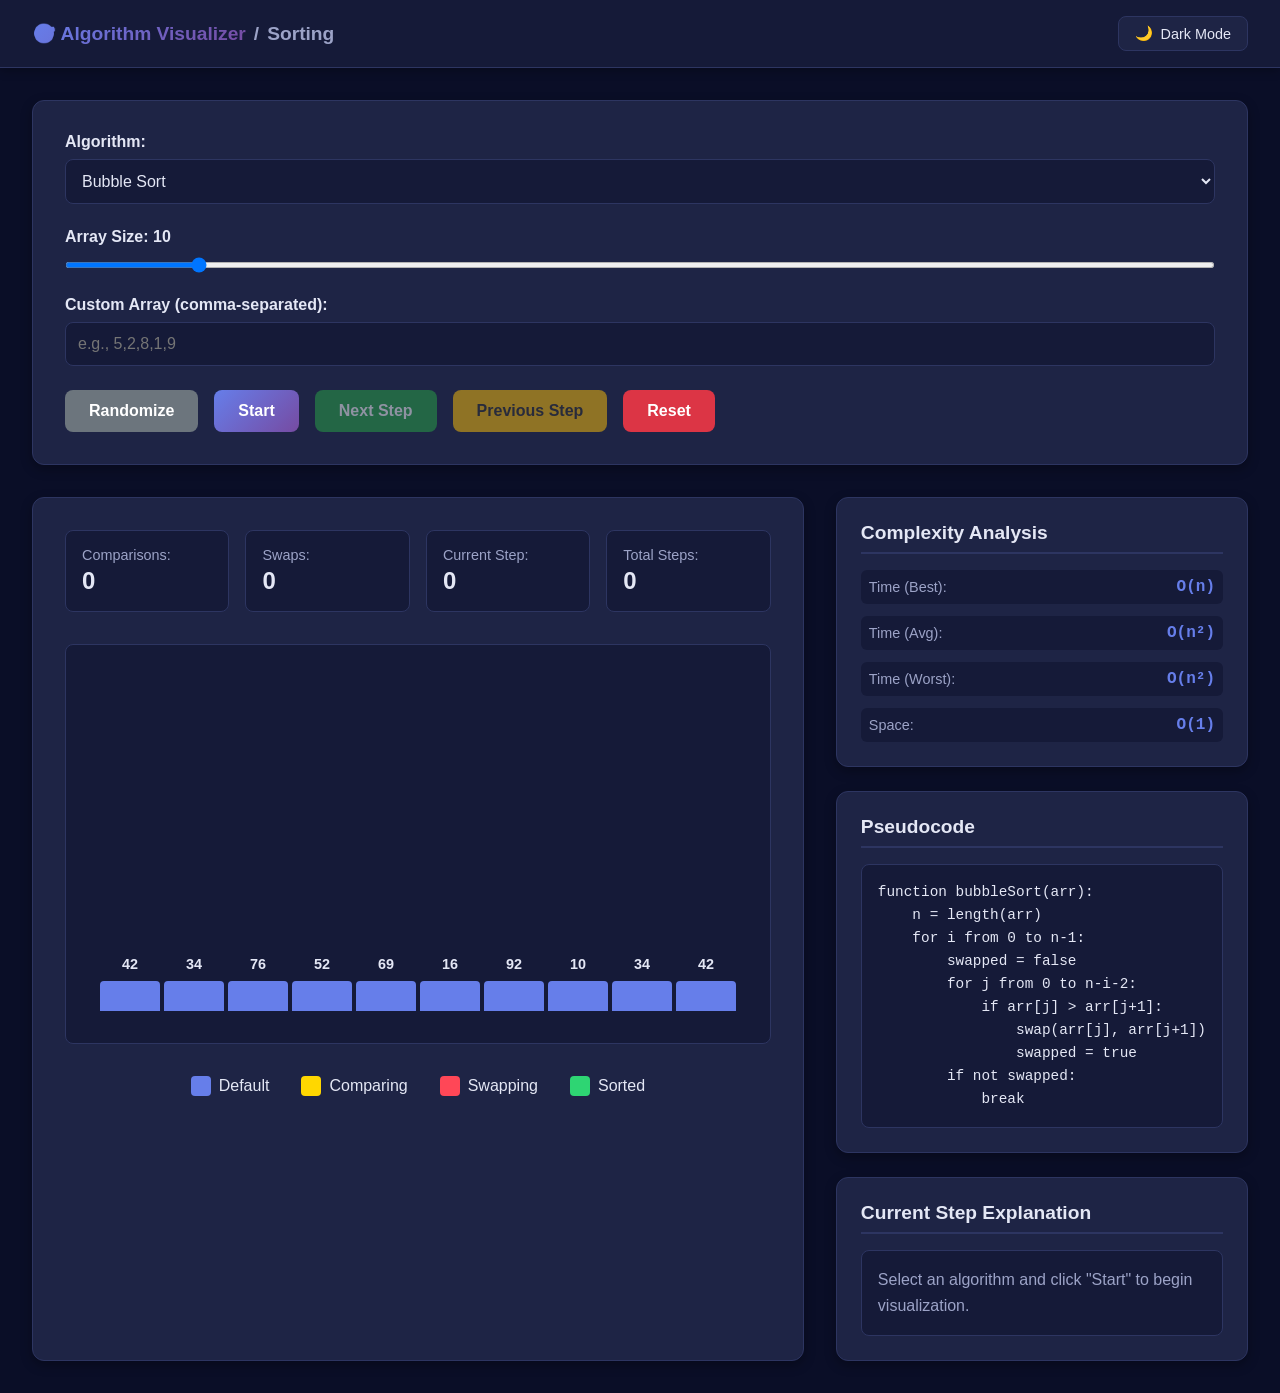
<file: index.html>
<!DOCTYPE html>
<html lang="en">
<head>
    <meta charset="UTF-8">
    <meta name="viewport" content="width=device-width, initial-scale=1.0">
    <title>Sorting Algorithm Visualizer</title>
    <link rel="stylesheet" href="style.css">
</head>
<body>
    <header>
        <div class="header-content">
            <div class="logo">
                <a href="../index.html">🎯 Algorithm Visualizer</a>
                <span class="separator">/</span>
                <span class="current">Sorting</span>
            </div>
            <button class="theme-toggle" id="themeToggle">
                <span id="themeIcon">🌙</span>
                <span id="themeText">Dark Mode</span>
            </button>
        </div>
    </header>

    <main>
        <div class="container">
            <!-- Control Panel -->
            <div class="control-panel">
                <div class="control-group">
                    <label for="algorithmSelect">Algorithm:</label>
                    <select id="algorithmSelect">
                        <option value="bubble">Bubble Sort</option>
                        <option value="selection">Selection Sort</option>
                        <option value="insertion">Insertion Sort</option>
                        <option value="merge">Merge Sort</option>
                        <option value="quick">Quick Sort</option>
                        <option value="heap">Heap Sort</option>
                        <option value="counting">Counting Sort</option>
                        <option value="radix">Radix Sort</option>
                    </select>
                </div>

                <div class="control-group">
                    <label for="arraySize">Array Size: <span id="arraySizeValue">10</span></label>
                    <input type="range" id="arraySize" min="5" max="50" value="10">
                </div>

                <div class="control-group">
                    <label for="customArray">Custom Array (comma-separated):</label>
                    <input type="text" id="customArray" placeholder="e.g., 5,2,8,1,9">
                </div>

                <div class="button-group">
                    <button id="randomizeBtn" class="btn btn-secondary">Randomize</button>
                    <button id="startBtn" class="btn btn-primary">Start</button>
                    <button id="nextStepBtn" class="btn btn-success" disabled>Next Step</button>
                    <button id="prevStepBtn" class="btn btn-warning" disabled>Previous Step</button>
                    <button id="resetBtn" class="btn btn-danger">Reset</button>
                </div>
            </div>

            <!-- Main Content Grid -->
            <div class="main-grid">
                <!-- Visualization Area -->
                <div class="visualization-area">
                    <div class="stats-bar">
                        <div class="stat-item">
                            <span class="stat-label">Comparisons:</span>
                            <span id="comparisons" class="stat-value">0</span>
                        </div>
                        <div class="stat-item">
                            <span class="stat-label">Swaps:</span>
                            <span id="swaps" class="stat-value">0</span>
                        </div>
                        <div class="stat-item">
                            <span class="stat-label">Current Step:</span>
                            <span id="currentStep" class="stat-value">0</span>
                        </div>
                        <div class="stat-item">
                            <span class="stat-label">Total Steps:</span>
                            <span id="totalSteps" class="stat-value">0</span>
                        </div>
                    </div>

                    <div id="arrayContainer" class="array-container"></div>

                    <div class="legend">
                        <div class="legend-item">
                            <div class="legend-box default"></div>
                            <span>Default</span>
                        </div>
                        <div class="legend-item">
                            <div class="legend-box comparing"></div>
                            <span>Comparing</span>
                        </div>
                        <div class="legend-item">
                            <div class="legend-box swapping"></div>
                            <span>Swapping</span>
                        </div>
                        <div class="legend-item">
                            <div class="legend-box sorted"></div>
                            <span>Sorted</span>
                        </div>
                    </div>
                </div>

                <!-- Info Panel -->
                <div class="info-panel">
                    <!-- Complexity Info -->
                    <div class="info-card">
                        <h3>Complexity Analysis</h3>
                        <div class="complexity-grid">
                            <div class="complexity-item">
                                <span class="complexity-label">Time (Best):</span>
                                <span id="timeBest" class="complexity-value">-</span>
                            </div>
                            <div class="complexity-item">
                                <span class="complexity-label">Time (Avg):</span>
                                <span id="timeAvg" class="complexity-value">-</span>
                            </div>
                            <div class="complexity-item">
                                <span class="complexity-label">Time (Worst):</span>
                                <span id="timeWorst" class="complexity-value">-</span>
                            </div>
                            <div class="complexity-item">
                                <span class="complexity-label">Space:</span>
                                <span id="space" class="complexity-value">-</span>
                            </div>
                        </div>
                    </div>

                    <!-- Pseudocode -->
                    <div class="info-card">
                        <h3>Pseudocode</h3>
                        <pre id="pseudocode" class="pseudocode"></pre>
                    </div>

                    <!-- Step Explanation -->
                    <div class="info-card">
                        <h3>Current Step Explanation</h3>
                        <div id="explanation" class="explanation">
                            Select an algorithm and click "Start" to begin visualization.
                        </div>
                    </div>
                </div>
            </div>
        </div>
    </main>

    <script src="script.js"></script>
</body>
</html>
</file>
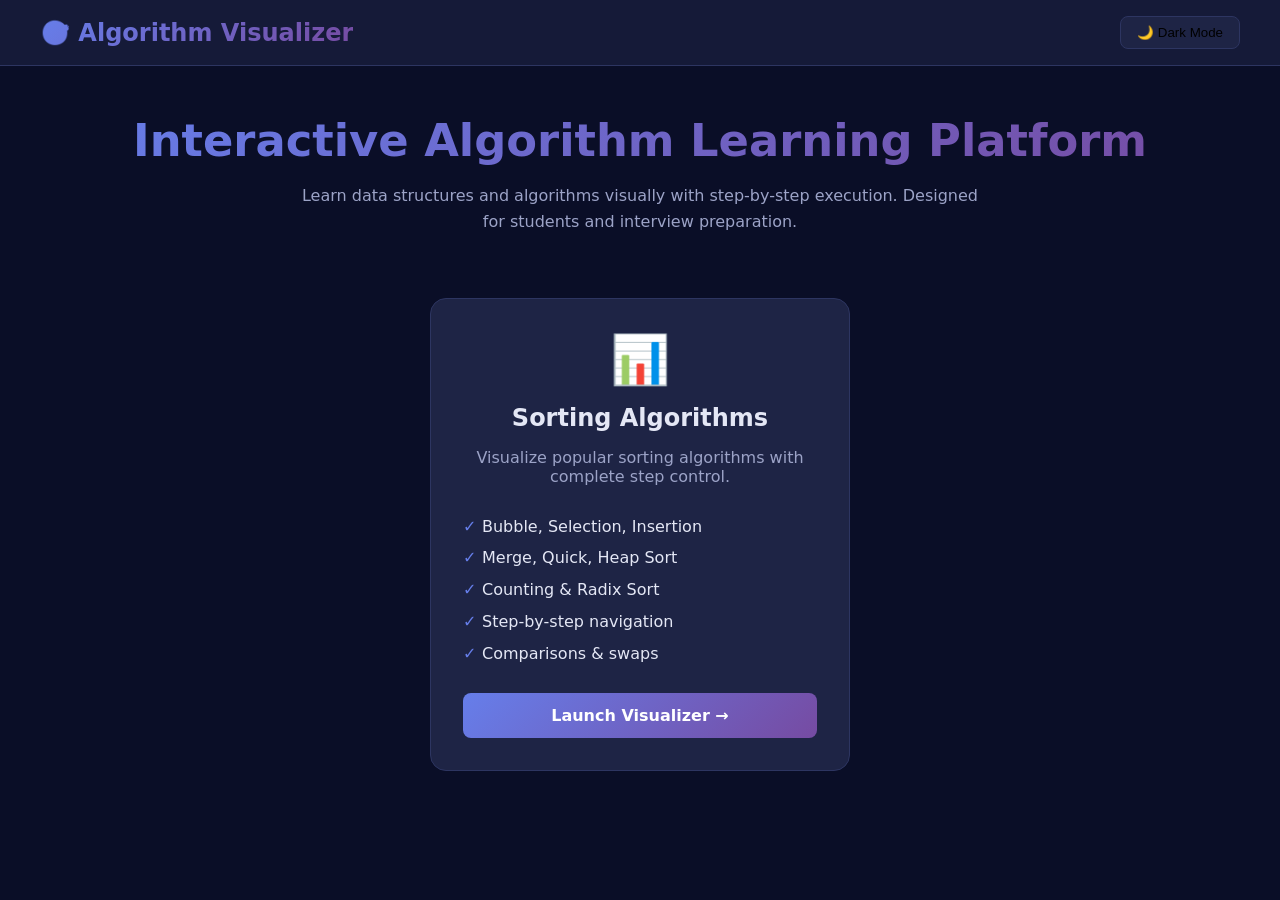
<file: home.html>
<!DOCTYPE html>
<html lang="en">
<head>
    <meta charset="UTF-8">
    <meta name="viewport" content="width=device-width, initial-scale=1.0">
    <title>Algorithm Visualizer - Interactive Learning Platform</title>

    <style>
        :root {
            --bg-primary: #0a0e27;
            --bg-secondary: #151a38;
            --bg-card: #1e2445;
            --text-primary: #e4e7f5;
            --text-secondary: #9ca3c7;
            --accent-primary: #667eea;
            --accent-secondary: #764ba2;
            --border-color: #2d3561;
            --shadow: rgba(0, 0, 0, 0.3);
        }

        [data-theme="light"] {
            --bg-primary: #f5f7fa;
            --bg-secondary: #ffffff;
            --bg-card: #ffffff;
            --text-primary: #1a202c;
            --text-secondary: #4a5568;
            --border-color: #e2e8f0;
            --shadow: rgba(0, 0, 0, 0.1);
        }

        * {
            margin: 0;
            padding: 0;
            box-sizing: border-box;
        }

        body {
            font-family: system-ui, sans-serif;
            background: var(--bg-primary);
            color: var(--text-primary);
            min-height: 100vh;
        }

        /* HEADER */
        header {
            background: var(--bg-secondary);
            border-bottom: 1px solid var(--border-color);
            padding: 1rem 2rem;
            position: sticky;
            top: 0;
        }

        .header-content {
            max-width: 1200px;
            margin: auto;
            display: flex;
            justify-content: space-between;
            align-items: center;
        }

        .logo {
            font-size: 1.5rem;
            font-weight: 700;
            background: linear-gradient(135deg, var(--accent-primary), var(--accent-secondary));
            -webkit-background-clip: text;
            -webkit-text-fill-color: transparent;
        }

        .theme-toggle {
            background: var(--bg-card);
            border: 1px solid var(--border-color);
            padding: 0.5rem 1rem;
            border-radius: 8px;
            cursor: pointer;
        }

        /* MAIN */
        main {
            max-width: 1200px;
            margin: auto;
            padding: 3rem 1rem;
        }

        .hero {
            text-align: center;
            margin-bottom: 4rem;
        }

        .hero h1 {
            font-size: 2.8rem;
            margin-bottom: 1rem;
            background: linear-gradient(135deg, var(--accent-primary), var(--accent-secondary));
            -webkit-background-clip: text;
            -webkit-text-fill-color: transparent;
        }

        .hero p {
            color: var(--text-secondary);
            max-width: 700px;
            margin: auto;
            line-height: 1.6;
        }

        /* CARD SECTION */
        .visualizers-grid {
            display: flex;
            justify-content: center;
            margin-top: 3rem;
        }

        .visualizer-card {
            background: var(--bg-card);
            border: 1px solid var(--border-color);
            border-radius: 16px;
            padding: 2rem;
            max-width: 420px;
            width: 100%;
            transition: 0.3s;
        }

        .visualizer-card:hover {
            transform: translateY(-8px);
            box-shadow: 0 12px 24px var(--shadow);
        }

        .card-icon {
            font-size: 3rem;
            margin-bottom: 1rem;
            text-align: center;
        }

        .card-title {
            text-align: center;
            font-size: 1.5rem;
            margin-bottom: 1rem;
        }

        .card-description {
            color: var(--text-secondary);
            text-align: center;
            margin-bottom: 1.5rem;
        }

        .card-features {
            list-style: none;
            margin-bottom: 1.5rem;
        }

        .card-features li {
            padding: 0.4rem 0;
        }

        .card-features li::before {
            content: "✓ ";
            color: var(--accent-primary);
            font-weight: bold;
        }

        .card-button {
            display: block;
            text-align: center;
            background: linear-gradient(135deg, var(--accent-primary), var(--accent-secondary));
            color: #fff;
            padding: 0.8rem;
            border-radius: 8px;
            text-decoration: none;
            font-weight: 600;
        }
    </style>
</head>

<body>
<header>
    <div class="header-content">
        <div class="logo">🎯 Algorithm Visualizer</div>
        <button class="theme-toggle" id="themeToggle">
            <span id="themeIcon">🌙</span>
            <span id="themeText">Dark Mode</span>
        </button>
    </div>
</header>

<main>
    <section class="hero">
        <h1>Interactive Algorithm Learning Platform</h1>
        <p>
            Learn data structures and algorithms visually with step-by-step execution.
            Designed for students and interview preparation.
        </p>
    </section>

    <section class="visualizers-grid">
        <div class="visualizer-card">
            <div class="card-icon">📊</div>
            <h2 class="card-title">Sorting Algorithms</h2>
            <p class="card-description">
                Visualize popular sorting algorithms with complete step control.
            </p>

            <ul class="card-features">
                <li>Bubble, Selection, Insertion</li>
                <li>Merge, Quick, Heap Sort</li>
                <li>Counting & Radix Sort</li>
                <li>Step-by-step navigation</li>
                <li>Comparisons & swaps</li>
            </ul>

            <a href="sorting/index.html" class="card-button">Launch Visualizer →</a>
        </div>
    </section>

<script>
    const html = document.documentElement;
    const themeToggle = document.getElementById('themeToggle');
    const themeIcon = document.getElementById('themeIcon');
    const themeText = document.getElementById('themeText');

    const currentTheme = localStorage.getItem('theme') || 'dark';
    html.setAttribute('data-theme', currentTheme);
    updateTheme(currentTheme);

    themeToggle.onclick = () => {
        const newTheme = html.getAttribute('data-theme') === 'dark' ? 'light' : 'dark';
        html.setAttribute('data-theme', newTheme);
        localStorage.setItem('theme', newTheme);
        updateTheme(newTheme);
    };

    function updateTheme(theme) {
        themeIcon.textContent = theme === 'dark' ? '🌙' : '☀️';
        themeText.textContent = theme === 'dark' ? 'Dark Mode' : 'Light Mode';
    }
</script>
</body>
</html>
</file>
<file: style.css>
/* CSS Variables for Theme */
:root {
    --bg-primary: #0a0e27;
    --bg-secondary: #151a38;
    --bg-card: #1e2445;
    --text-primary: #e4e7f5;
    --text-secondary: #9ca3c7;
    --accent-primary: #667eea;
    --accent-secondary: #764ba2;
    --border-color: #2d3561;
    --shadow: rgba(0, 0, 0, 0.3);
    
    /* Colors for sorting visualization */
    --color-default: #667eea;
    --color-comparing: #ffd700;
    --color-swapping: #ff4757;
    --color-sorted: #2ed573;
}

[data-theme="light"] {
    --bg-primary: #f5f7fa;
    --bg-secondary: #ffffff;
    --bg-card: #ffffff;
    --text-primary: #1a202c;
    --text-secondary: #4a5568;
    --accent-primary: #667eea;
    --accent-secondary: #764ba2;
    --border-color: #e2e8f0;
    --shadow: rgba(0, 0, 0, 0.1);
    
    --color-default: #667eea;
    --color-comparing: #f59e0b;
    --color-swapping: #ef4444;
    --color-sorted: #10b981;
}

* {
    margin: 0;
    padding: 0;
    box-sizing: border-box;
}

body {
    font-family: -apple-system, BlinkMacSystemFont, 'Segoe UI', Roboto, Oxygen, Ubuntu, Cantarell, sans-serif;
    background: var(--bg-primary);
    color: var(--text-primary);
    min-height: 100vh;
    transition: background-color 0.3s ease, color 0.3s ease;
}

/* Header */
header {
    background: var(--bg-secondary);
    border-bottom: 1px solid var(--border-color);
    padding: 1rem 2rem;
    box-shadow: 0 2px 10px var(--shadow);
    position: sticky;
    top: 0;
    z-index: 100;
}

.header-content {
    max-width: 1600px;
    margin: 0 auto;
    display: flex;
    justify-content: space-between;
    align-items: center;
}

.logo {
    font-size: 1.2rem;
    font-weight: 600;
    display: flex;
    align-items: center;
    gap: 0.5rem;
}

.logo a {
    color: var(--text-primary);
    text-decoration: none;
    background: linear-gradient(135deg, var(--accent-primary), var(--accent-secondary));
    -webkit-background-clip: text;
    -webkit-text-fill-color: transparent;
    background-clip: text;
}

.separator {
    color: var(--text-secondary);
}

.current {
    color: var(--text-secondary);
}

.theme-toggle {
    background: var(--bg-card);
    border: 1px solid var(--border-color);
    color: var(--text-primary);
    padding: 0.5rem 1rem;
    border-radius: 8px;
    cursor: pointer;
    font-size: 0.9rem;
    transition: all 0.3s ease;
    display: flex;
    align-items: center;
    gap: 0.5rem;
}

.theme-toggle:hover {
    transform: translateY(-2px);
    box-shadow: 0 4px 12px var(--shadow);
}

/* Main Container */
main {
    max-width: 1600px;
    margin: 0 auto;
    padding: 2rem;
}

.container {
    display: flex;
    flex-direction: column;
    gap: 2rem;
}

/* Control Panel */
.control-panel {
    background: var(--bg-card);
    border: 1px solid var(--border-color);
    border-radius: 12px;
    padding: 2rem;
    box-shadow: 0 4px 12px var(--shadow);
}

.control-group {
    margin-bottom: 1.5rem;
}

.control-group label {
    display: block;
    margin-bottom: 0.5rem;
    font-weight: 600;
    color: var(--text-primary);
}

.control-group select,
.control-group input[type="text"] {
    width: 100%;
    padding: 0.75rem;
    background: var(--bg-secondary);
    border: 1px solid var(--border-color);
    border-radius: 8px;
    color: var(--text-primary);
    font-size: 1rem;
    transition: all 0.3s ease;
}

.control-group input[type="range"] {
    width: 100%;
    height: 6px;
    background: var(--bg-secondary);
    border-radius: 3px;
    outline: none;
}

.control-group input[type="range"]::-webkit-slider-thumb {
    -webkit-appearance: none;
    appearance: none;
    width: 20px;
    height: 20px;
    background: linear-gradient(135deg, var(--accent-primary), var(--accent-secondary));
    cursor: pointer;
    border-radius: 50%;
}

.control-group input[type="range"]::-moz-range-thumb {
    width: 20px;
    height: 20px;
    background: linear-gradient(135deg, var(--accent-primary), var(--accent-secondary));
    cursor: pointer;
    border-radius: 50%;
    border: none;
}

/* Button Group */
.button-group {
    display: flex;
    gap: 1rem;
    flex-wrap: wrap;
}

.btn {
    padding: 0.75rem 1.5rem;
    border: none;
    border-radius: 8px;
    font-size: 1rem;
    font-weight: 600;
    cursor: pointer;
    transition: all 0.3s ease;
    color: white;
}

.btn:hover:not(:disabled) {
    transform: translateY(-2px);
    box-shadow: 0 4px 12px var(--shadow);
}

.btn:disabled {
    opacity: 0.5;
    cursor: not-allowed;
}

.btn-primary {
    background: linear-gradient(135deg, var(--accent-primary), var(--accent-secondary));
}

.btn-secondary {
    background: #6c757d;
}

.btn-success {
    background: #28a745;
}

.btn-warning {
    background: #ffc107;
    color: #333;
}

.btn-danger {
    background: #dc3545;
}

/* Main Grid */
.main-grid {
    display: grid;
    grid-template-columns: 2fr 1fr;
    gap: 2rem;
}

/* Visualization Area */
.visualization-area {
    background: var(--bg-card);
    border: 1px solid var(--border-color);
    border-radius: 12px;
    padding: 2rem;
    box-shadow: 0 4px 12px var(--shadow);
}

.stats-bar {
    display: grid;
    grid-template-columns: repeat(auto-fit, minmax(150px, 1fr));
    gap: 1rem;
    margin-bottom: 2rem;
}

.stat-item {
    background: var(--bg-secondary);
    padding: 1rem;
    border-radius: 8px;
    border: 1px solid var(--border-color);
}

.stat-label {
    display: block;
    color: var(--text-secondary);
    font-size: 0.9rem;
    margin-bottom: 0.25rem;
}

.stat-value {
    display: block;
    color: var(--text-primary);
    font-size: 1.5rem;
    font-weight: 700;
}

/* Array Container */
.array-container {
    min-height: 400px;
    display: flex;
    align-items: flex-end;
    justify-content: center;
    gap: 4px;
    padding: 2rem 1rem;
    background: var(--bg-secondary);
    border-radius: 8px;
    border: 1px solid var(--border-color);
}

.array-bar {
    flex: 1;
    max-width: 60px;
    background: var(--color-default);
    border-radius: 4px 4px 0 0;
    position: relative;
    transition: all 0.3s ease;
    display: flex;
    align-items: flex-end;
    justify-content: center;
}

.array-bar.comparing {
    background: var(--color-comparing);
    transform: translateY(-10px);
}

.array-bar.swapping {
    background: var(--color-swapping);
    transform: scale(1.1);
}

.array-bar.sorted {
    background: var(--color-sorted);
}

.bar-value {
    position: absolute;
    top: -25px;
    font-size: 0.9rem;
    font-weight: 600;
    color: var(--text-primary);
}

/* Legend */
.legend {
    display: flex;
    justify-content: center;
    gap: 2rem;
    margin-top: 2rem;
    flex-wrap: wrap;
}

.legend-item {
    display: flex;
    align-items: center;
    gap: 0.5rem;
}

.legend-box {
    width: 20px;
    height: 20px;
    border-radius: 4px;
}

.legend-box.default {
    background: var(--color-default);
}

.legend-box.comparing {
    background: var(--color-comparing);
}

.legend-box.swapping {
    background: var(--color-swapping);
}

.legend-box.sorted {
    background: var(--color-sorted);
}

/* Info Panel */
.info-panel {
    display: flex;
    flex-direction: column;
    gap: 1.5rem;
}

.info-card {
    background: var(--bg-card);
    border: 1px solid var(--border-color);
    border-radius: 12px;
    padding: 1.5rem;
    box-shadow: 0 4px 12px var(--shadow);
}

.info-card h3 {
    margin-bottom: 1rem;
    color: var(--text-primary);
    font-size: 1.2rem;
    border-bottom: 2px solid var(--border-color);
    padding-bottom: 0.5rem;
}

/* Complexity Grid */
.complexity-grid {
    display: grid;
    gap: 0.75rem;
}

.complexity-item {
    display: flex;
    justify-content: space-between;
    align-items: center;
    padding: 0.5rem;
    background: var(--bg-secondary);
    border-radius: 6px;
}

.complexity-label {
    color: var(--text-secondary);
    font-size: 0.9rem;
}

.complexity-value {
    color: var(--accent-primary);
    font-weight: 700;
    font-family: 'Courier New', monospace;
}

/* Pseudocode */
.pseudocode {
    background: var(--bg-secondary);
    padding: 1rem;
    border-radius: 8px;
    border: 1px solid var(--border-color);
    font-family: 'Courier New', monospace;
    font-size: 0.9rem;
    line-height: 1.6;
    color: var(--text-primary);
    overflow-x: auto;
    white-space: pre;
}

.pseudocode .highlight {
    background: var(--accent-primary);
    color: white;
    padding: 0 4px;
    border-radius: 3px;
}

/* Explanation */
.explanation {
    background: var(--bg-secondary);
    padding: 1rem;
    border-radius: 8px;
    border: 1px solid var(--border-color);
    line-height: 1.6;
    color: var(--text-secondary);
}

.explanation strong {
    color: var(--text-primary);
}

/* Responsive Design */
@media (max-width: 1200px) {
    .main-grid {
        grid-template-columns: 1fr;
    }
}

@media (max-width: 768px) {
    main {
        padding: 1rem;
    }

    .control-panel {
        padding: 1rem;
    }

    .button-group {
        flex-direction: column;
    }

    .btn {
        width: 100%;
    }

    .stats-bar {
        grid-template-columns: 1fr 1fr;
    }

    .array-container {
        min-height: 300px;
        gap: 2px;
    }

    .bar-value {
        font-size: 0.75rem;
    }

    header {
        padding: 1rem;
    }

    .logo {
        font-size: 1rem;
    }
}

@media (max-width: 480px) {
    .stats-bar {
        grid-template-columns: 1fr;
    }

    .legend {
        gap: 1rem;
    }

    .legend-item {
        font-size: 0.85rem;
    }
}
</file>
